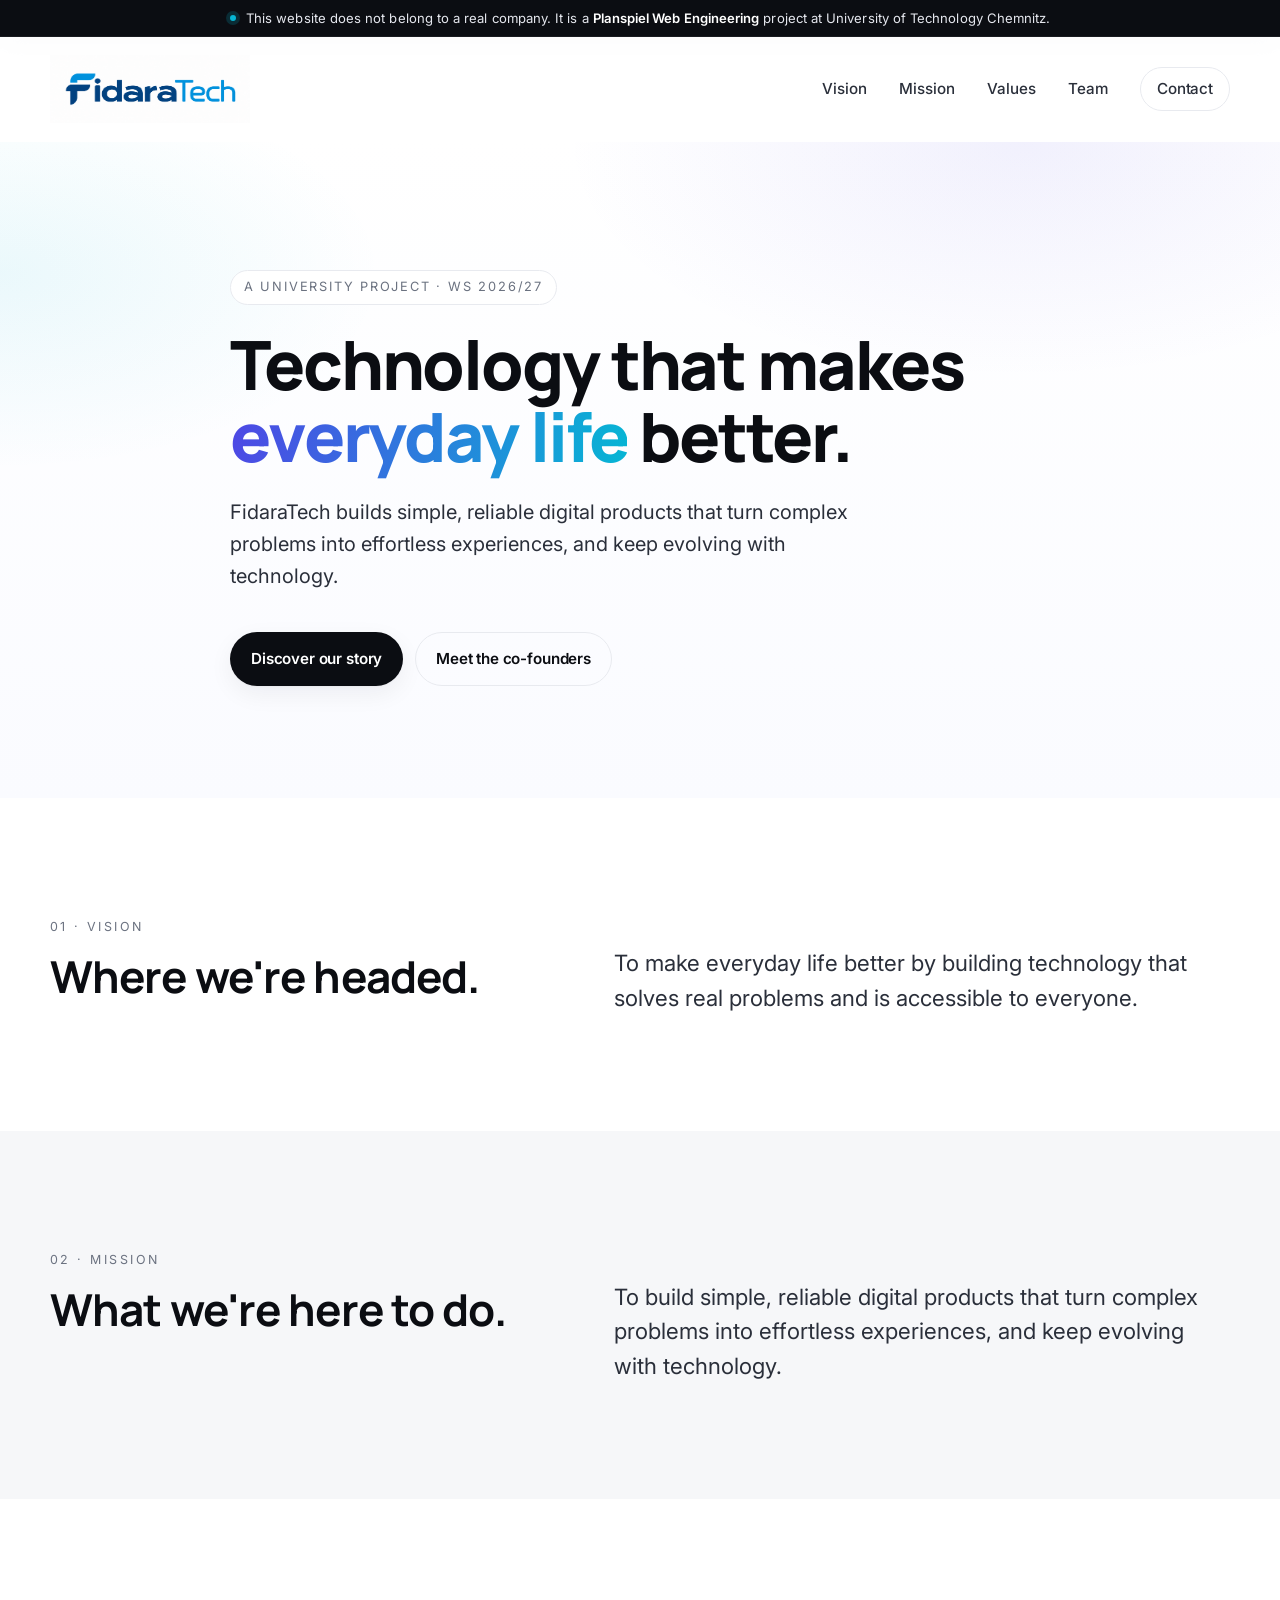
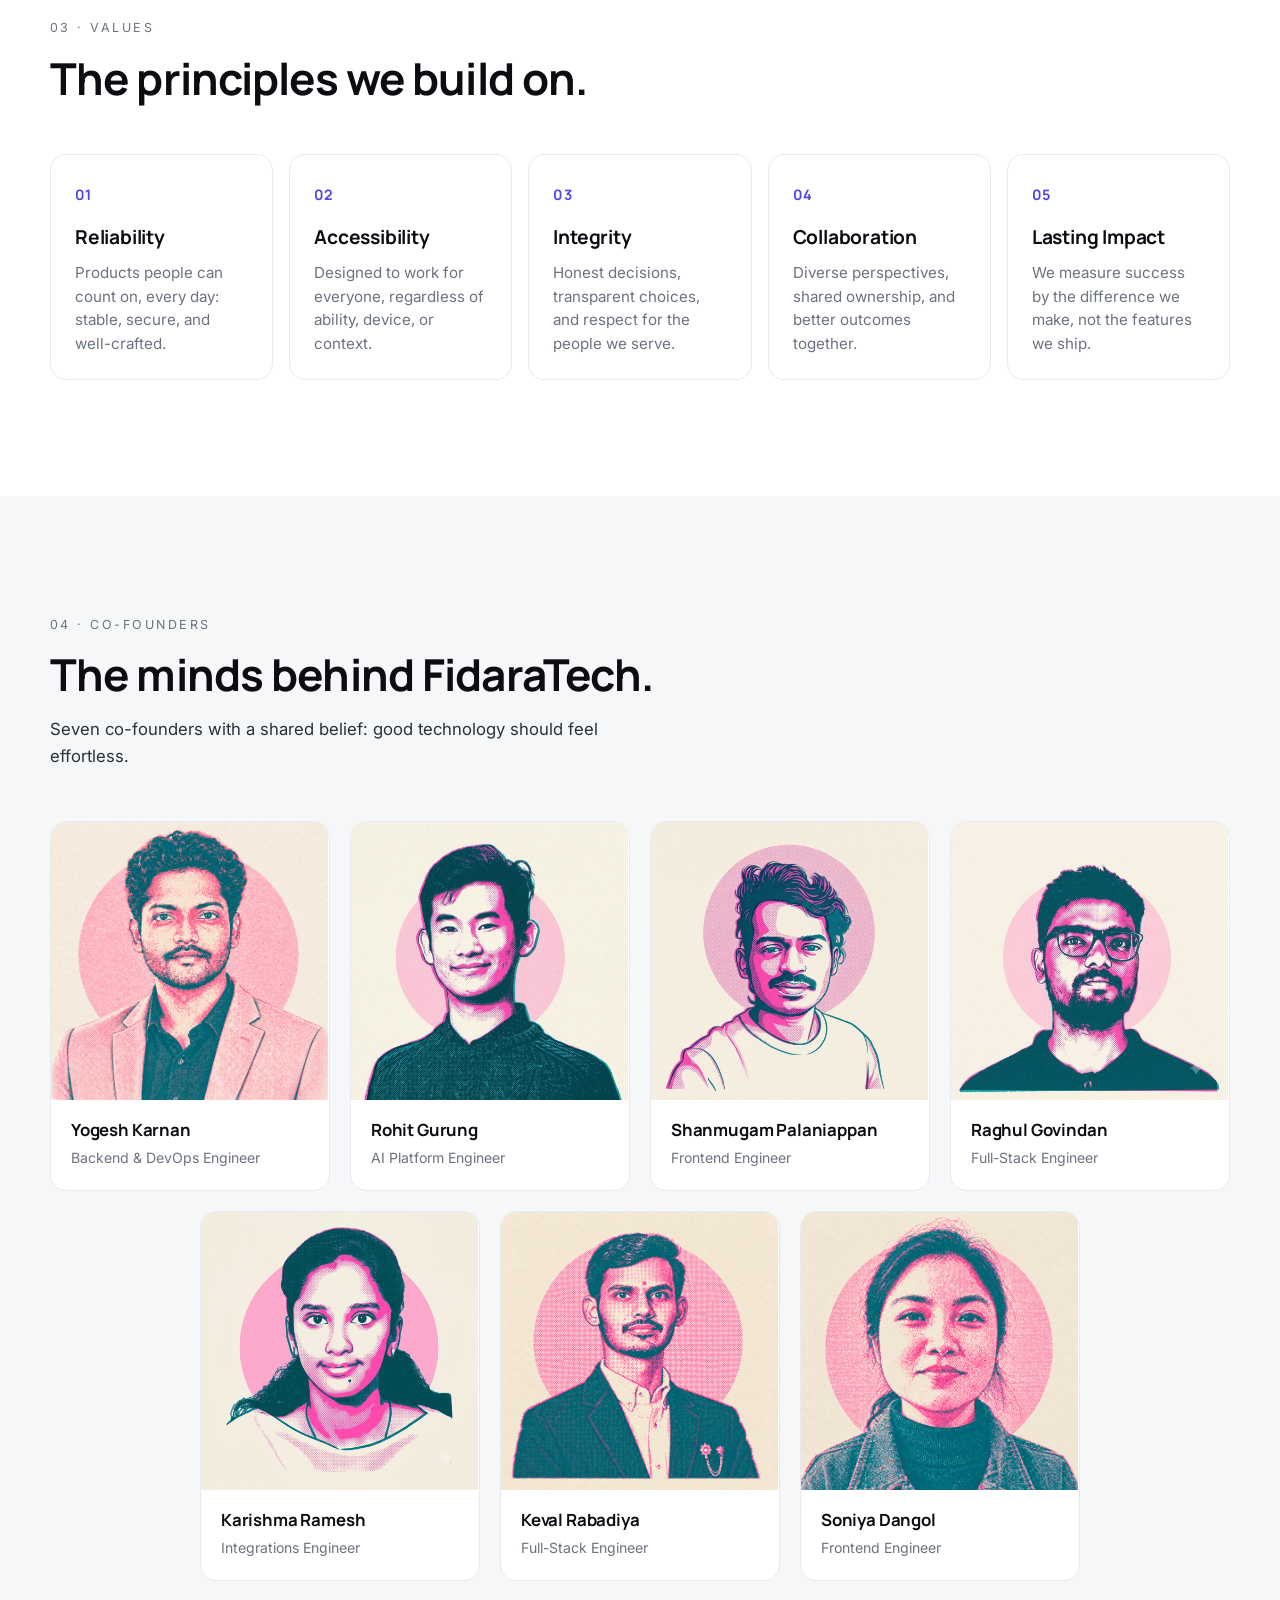
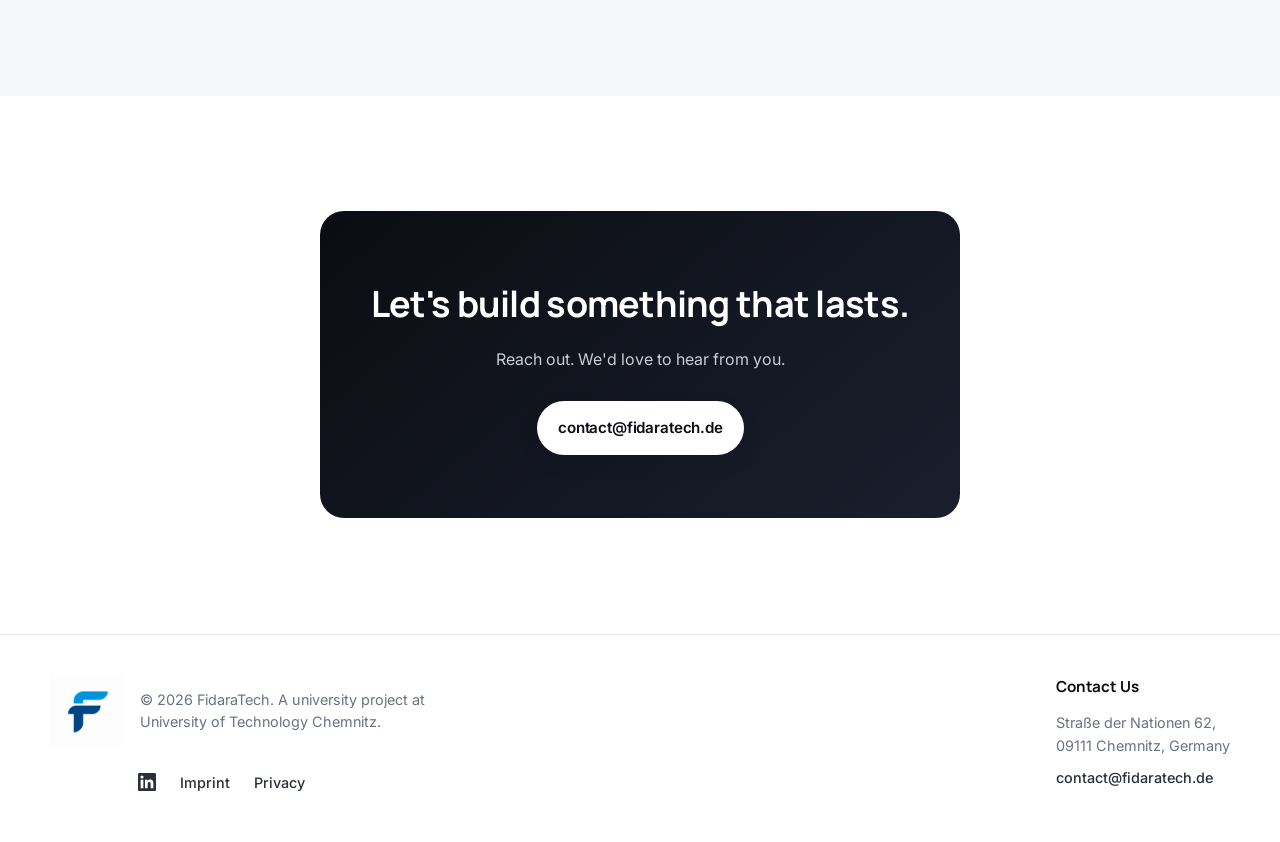
<file: index.html>
<!doctype html>
<html lang="en">
  <head>
    <meta charset="UTF-8" />
    <meta name="viewport" content="width=device-width, initial-scale=1.0" />
    <title>FidaraTech | Technology for everyday life</title>
    <meta
      name="description"
      content="FidaraTech builds simple, reliable digital products that turn complex problems into effortless experiences."
    />
    <link rel="icon" type="image/png" href="logo/favicon-circle.png" />

    <link rel="preconnect" href="https://fonts.googleapis.com" />
    <link rel="preconnect" href="https://fonts.gstatic.com" crossorigin />
    <link
      href="https://fonts.googleapis.com/css2?family=Inter:wght@400;500;600&family=Manrope:wght@500;700;800&display=swap"
      rel="stylesheet"
    />

    <link rel="stylesheet" href="https://unpkg.com/aos@2.3.4/dist/aos.css" />
    <link rel="stylesheet" href="css/style.css" />
  </head>
  <body>
    <div class="disclaimer" role="note">
      <div class="container disclaimer__inner">
        <span class="disclaimer__dot" aria-hidden="true"></span>
        <p>
          This website does not belong to a real company. It is a
          <strong>Planspiel Web Engineering</strong> project at University of
          Technology Chemnitz.
        </p>
      </div>
    </div>
    <header class="nav" id="nav">
      <div class="container nav__inner">
        <a href="#top" class="nav__brand" aria-label="FidaraTech home">
          <img
            src="logo/Group-2-FidaraTech-logo.png"
            alt="FidaraTech"
            class="nav__logo"
          />
        </a>
        <nav class="nav__links" id="navLinks">
          <a href="#vision">Vision</a>
          <a href="#mission">Mission</a>
          <a href="#values">Values</a>
          <a href="#team">Team</a>
          <a href="#contact" class="btn btn--ghost btn--sm">Contact</a>
        </nav>
        <button
          class="nav__toggle"
          id="navToggle"
          aria-label="Toggle menu"
          aria-expanded="false"
        >
          <span></span><span></span><span></span>
        </button>
      </div>
    </header>

    <main id="top">
      <!-- HERO -->
      <section class="hero">
        <div class="hero__bg" aria-hidden="true"></div>
        <div class="container hero__inner">
          <span class="hero__eyebrow" data-aos="fade-up"
            >A university project · WS 2026/27</span
          >
          <h1 class="hero__title" data-aos="fade-up" data-aos-delay="80">
            Technology that makes
            <span class="grad">everyday life</span> better.
          </h1>
          <p class="hero__lead" data-aos="fade-up" data-aos-delay="160">
            FidaraTech builds simple, reliable digital products that turn
            complex problems into effortless experiences, and keep evolving
            with technology.
          </p>
          <div class="hero__cta" data-aos="fade-up" data-aos-delay="240">
            <a href="#vision" class="btn btn--primary">Discover our story</a>
            <a href="#team" class="btn btn--ghost">Meet the co-founders</a>
          </div>
        </div>
      </section>

      <!-- VISION -->
      <section id="vision" class="section">
        <div class="container two-col">
          <div data-aos="fade-right">
            <span class="section__label">01 · Vision</span>
            <h2 class="section__title">Where we're headed.</h2>
          </div>
          <div class="section__body" data-aos="fade-left">
            <p class="lead">
              To make everyday life better by building technology that solves
              real problems and is accessible to everyone.
            </p>
          </div>
        </div>
      </section>

      <!-- MISSION -->
      <section id="mission" class="section section--alt">
        <div class="container two-col">
          <div data-aos="fade-right">
            <span class="section__label">02 · Mission</span>
            <h2 class="section__title">What we're here to do.</h2>
          </div>
          <div class="section__body" data-aos="fade-left">
            <p class="lead">
              To build simple, reliable digital products that turn complex
              problems into effortless experiences, and keep evolving with
              technology.
            </p>
          </div>
        </div>
      </section>

      <!-- VALUES -->
      <section id="values" class="section">
        <div class="container">
          <div class="section__head" data-aos="fade-up">
            <span class="section__label">03 · Values</span>
            <h2 class="section__title">The principles we build on.</h2>
          </div>
          <div class="values">
            <article class="value" data-aos="fade-up">
              <div class="value__num">01</div>
              <h3>Reliability</h3>
              <p>
                Products people can count on, every day: stable, secure, and
                well-crafted.
              </p>
            </article>
            <article class="value" data-aos="fade-up" data-aos-delay="80">
              <div class="value__num">02</div>
              <h3>Accessibility</h3>
              <p>
                Designed to work for everyone, regardless of ability, device, or
                context.
              </p>
            </article>
            <article class="value" data-aos="fade-up" data-aos-delay="160">
              <div class="value__num">03</div>
              <h3>Integrity</h3>
              <p>
                Honest decisions, transparent choices, and respect for the
                people we serve.
              </p>
            </article>
            <article class="value" data-aos="fade-up" data-aos-delay="240">
              <div class="value__num">04</div>
              <h3>Collaboration</h3>
              <p>
                Diverse perspectives, shared ownership, and better outcomes
                together.
              </p>
            </article>
            <article class="value" data-aos="fade-up" data-aos-delay="320">
              <div class="value__num">05</div>
              <h3>Lasting Impact</h3>
              <p>
                We measure success by the difference we make, not the features
                we ship.
              </p>
            </article>
          </div>
        </div>
      </section>

      <!-- TEAM -->
      <section id="team" class="section section--alt">
        <div class="container">
          <div class="section__head" data-aos="fade-up">
            <span class="section__label">04 · Co-Founders</span>
            <h2 class="section__title">The minds behind FidaraTech.</h2>
            <p class="section__sub">
              Seven co-founders with a shared belief: good technology should
              feel effortless.
            </p>
          </div>

          <div class="team">
            <figure class="member" data-aos="fade-up">
              <div class="member__photo">
                <img
                  src="team/yogesh.png"
                  alt="Yogesh Karnan"
                  loading="lazy"
                />
              </div>
              <figcaption>
                <h3>Yogesh Karnan</h3>
                <p>Backend &amp; DevOps Engineer</p>
              </figcaption>
            </figure>

            <figure class="member" data-aos="fade-up" data-aos-delay="60">
              <div class="member__photo">
                <img
                  src="team/rohit.jpeg"
                  alt="Rohit Gurung"
                  loading="lazy"
                />
              </div>
              <figcaption>
                <h3>Rohit Gurung</h3>
                <p>AI Platform Engineer</p>
              </figcaption>
            </figure>

            <figure class="member" data-aos="fade-up" data-aos-delay="120">
              <div class="member__photo">
                <img
                  src="team/shanmugam.jpeg"
                  alt="Shanmugam Palaniappan"
                  loading="lazy"
                />
              </div>
              <figcaption>
                <h3>Shanmugam Palaniappan</h3>
                <p>Frontend Engineer</p>
              </figcaption>
            </figure>

            <figure class="member" data-aos="fade-up" data-aos-delay="180">
              <div class="member__photo">
                <img
                  src="team/raghul.PNG"
                  alt="Raghul Govindan"
                  loading="lazy"
                />
              </div>
              <figcaption>
                <h3>Raghul Govindan</h3>
                <p>Full-Stack Engineer</p>
              </figcaption>
            </figure>

            <figure class="member" data-aos="fade-up" data-aos-delay="240">
              <div class="member__photo">
                <img
                  src="team/karishma.png"
                  alt="Karishma Ramesh"
                  loading="lazy"
                />
              </div>
              <figcaption>
                <h3>Karishma Ramesh</h3>
                <p>Integrations Engineer</p>
              </figcaption>
            </figure>

            <figure class="member" data-aos="fade-up" data-aos-delay="300">
              <div class="member__photo">
                <img
                  src="team/keval.png"
                  alt="Keval Rabadiya"
                  loading="lazy"
                />
              </div>
              <figcaption>
                <h3>Keval Rabadiya</h3>
                <p>Full-Stack Engineer</p>
              </figcaption>
            </figure>

            <figure class="member" data-aos="fade-up" data-aos-delay="360">
              <div class="member__photo">
                <img
                  src="team/sonia.png"
                  alt="Soniya Dangol"
                  loading="lazy"
                />
              </div>
              <figcaption>
                <h3>Soniya Dangol</h3>
                <p>Frontend Engineer</p>
              </figcaption>
            </figure>
          </div>
        </div>
      </section>

      <!-- CONTACT / CTA -->
      <section id="contact" class="section cta">
        <div class="container cta__inner" data-aos="fade-up">
          <h2>Let's build something that lasts.</h2>
          <p>Reach out. We'd love to hear from you.</p>
          <a href="mailto:contact@fidaratech.de" class="btn btn--primary"
            >contact@fidaratech.de</a
          >
        </div>
      </section>
    </main>

    <footer class="footer">
      <div class="container footer__inner">
        <div class="footer__main">
          <div class="footer__brand">
            <img src="logo/fidaratech-short-logo.png" alt="FidaraTech" />
            <p>
              © 2026 FidaraTech. A university project at University of
              Technology Chemnitz.
            </p>
          </div>

          <nav class="footer__links">
            <a
              href="https://www.linkedin.com/company/fidaratech"
              target="_blank"
              rel="noopener noreferrer"
              class="footer__social"
              aria-label="FidaraTech on LinkedIn"
            >
              <svg
                width="18"
                height="18"
                viewBox="0 0 24 24"
                fill="currentColor"
                aria-hidden="true"
              >
                <path
                  d="M20.45 20.45h-3.56v-5.57c0-1.33-.03-3.04-1.85-3.04-1.85 0-2.13 1.45-2.13 2.94v5.67H9.35V9h3.42v1.56h.05c.48-.9 1.64-1.85 3.37-1.85 3.6 0 4.27 2.37 4.27 5.45v6.29ZM5.34 7.43a2.07 2.07 0 1 1 0-4.14 2.07 2.07 0 0 1 0 4.14ZM7.12 20.45H3.56V9h3.56v11.45ZM22.22 0H1.77C.79 0 0 .77 0 1.72v20.56C0 23.23.79 24 1.77 24h20.45c.98 0 1.78-.77 1.78-1.72V1.72C24 .77 23.2 0 22.22 0Z"
                />
              </svg>
              <!-- <span>LinkedIn</span> -->
            </a>
            <a href="imprint.html">Imprint</a>
            <a href="privacy.html">Privacy</a>
          </nav>
        </div>

        <div class="footer__contact">
          <h3>Contact Us</h3>
          <address>
            Straße der Nationen 62,<br />
            09111 Chemnitz, Germany
          </address>
          <a href="mailto:contact@fidaratech.de">contact@fidaratech.de</a>
        </div>
      </div>
    </footer>

    <script src="https://unpkg.com/aos@2.3.4/dist/aos.js"></script>
    <script src="js/main.js"></script>
  </body>
</html>
</file>
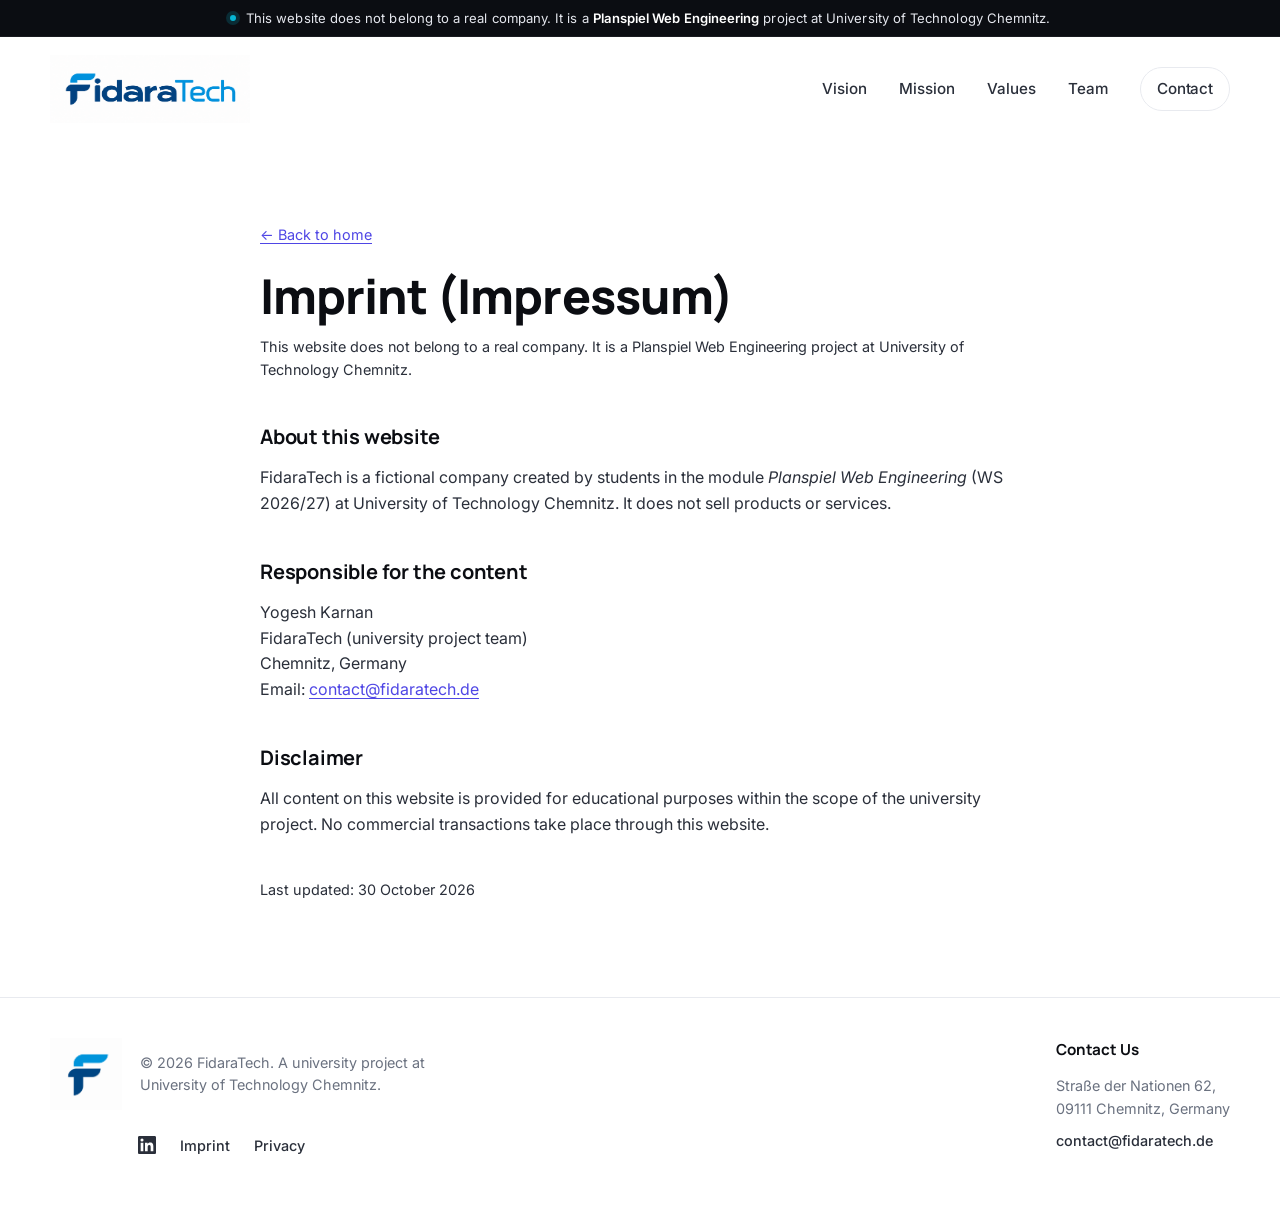
<file: imprint.html>
<!doctype html>
<html lang="en">
  <head>
    <meta charset="UTF-8" />
    <meta name="viewport" content="width=device-width, initial-scale=1.0" />
    <title>Imprint | FidaraTech</title>
    <meta
      name="description"
      content="Legal imprint for the FidaraTech university project."
    />
    <link rel="icon" type="image/png" href="logo/favicon-circle.png" />

    <link rel="preconnect" href="https://fonts.googleapis.com" />
    <link rel="preconnect" href="https://fonts.gstatic.com" crossorigin />
    <link
      href="https://fonts.googleapis.com/css2?family=Inter:wght@400;500;600&family=Manrope:wght@500;700;800&display=swap"
      rel="stylesheet"
    />
    <link rel="stylesheet" href="css/style.css" />
  </head>
  <body>
    <div class="disclaimer" role="note">
      <div class="container disclaimer__inner">
        <span class="disclaimer__dot" aria-hidden="true"></span>
        <p>
          This website does not belong to a real company. It is a
          <strong>Planspiel Web Engineering</strong> project at University of
          Technology Chemnitz.
        </p>
      </div>
    </div>
    <header class="nav" id="nav">
      <div class="container nav__inner">
        <a href="index.html" class="nav__brand" aria-label="FidaraTech home">
          <img
            src="logo/Group-2-FidaraTech-logo.png"
            alt="FidaraTech"
            class="nav__logo"
          />
        </a>
        <nav class="nav__links" id="navLinks">
          <a href="index.html#vision">Vision</a>
          <a href="index.html#mission">Mission</a>
          <a href="index.html#values">Values</a>
          <a href="index.html#team">Team</a>
          <a href="index.html#contact" class="btn btn--ghost btn--sm"
            >Contact</a
          >
        </nav>
        <button
          class="nav__toggle"
          id="navToggle"
          aria-label="Toggle menu"
          aria-expanded="false"
        >
          <span></span><span></span><span></span>
        </button>
      </div>
    </header>

    <main class="legal">
      <div class="container legal__inner">
        <a href="index.html" class="legal__back">← Back to home</a>
        <h1>Imprint (Impressum)</h1>
        <p class="legal__meta">
          This website does not belong to a real company. It is a Planspiel Web
          Engineering project at University of Technology Chemnitz.
        </p>

        <h2>About this website</h2>
        <p>
          FidaraTech is a fictional company created by students in the module
          <em>Planspiel Web Engineering</em> (WS 2026/27) at University of
          Technology Chemnitz. It does not sell products or services.
        </p>

        <h2>Responsible for the content</h2>
        <p>
          Yogesh Karnan<br />
          FidaraTech (university project team)<br />
          Chemnitz, Germany<br />
          Email:
          <a href="mailto:contact@fidaratech.de">contact@fidaratech.de</a>
        </p>

        <h2>Disclaimer</h2>
        <p>
          All content on this website is provided for educational purposes
          within the scope of the university project. No commercial transactions
          take place through this website.
        </p>

        <p class="legal__meta" style="margin-top: 2.5rem">
          Last updated: 30 October 2026
        </p>
      </div>
    </main>

    <footer class="footer">
      <div class="container footer__inner">
        <div class="footer__main">
          <div class="footer__brand">
            <img src="logo/fidaratech-short-logo.png" alt="FidaraTech" />
            <p>
              © 2026 FidaraTech. A university project at University of
              Technology Chemnitz.
            </p>
          </div>

          <nav class="footer__links">
            <a
              href="https://www.linkedin.com/in/fidaratech/"
              target="_blank"
              rel="noopener noreferrer"
              class="footer__social"
              aria-label="FidaraTech on LinkedIn"
            >
              <svg
                width="18"
                height="18"
                viewBox="0 0 24 24"
                fill="currentColor"
                aria-hidden="true"
              >
                <path
                  d="M20.45 20.45h-3.56v-5.57c0-1.33-.03-3.04-1.85-3.04-1.85 0-2.13 1.45-2.13 2.94v5.67H9.35V9h3.42v1.56h.05c.48-.9 1.64-1.85 3.37-1.85 3.6 0 4.27 2.37 4.27 5.45v6.29ZM5.34 7.43a2.07 2.07 0 1 1 0-4.14 2.07 2.07 0 0 1 0 4.14ZM7.12 20.45H3.56V9h3.56v11.45ZM22.22 0H1.77C.79 0 0 .77 0 1.72v20.56C0 23.23.79 24 1.77 24h20.45c.98 0 1.78-.77 1.78-1.72V1.72C24 .77 23.2 0 22.22 0Z"
                />
              </svg>
              <!-- <span>LinkedIn</span> -->
            </a>
            <a href="imprint.html">Imprint</a>
            <a href="privacy.html">Privacy</a>
          </nav>
        </div>

        <div class="footer__contact">
          <h3>Contact Us</h3>
          <address>
            Straße der Nationen 62,<br />
            09111 Chemnitz, Germany
          </address>
          <a href="mailto:contact@fidaratech.de">contact@fidaratech.de</a>
        </div>
      </div>
    </footer>

    <script src="js/main.js"></script>
  </body>
</html>
</file>
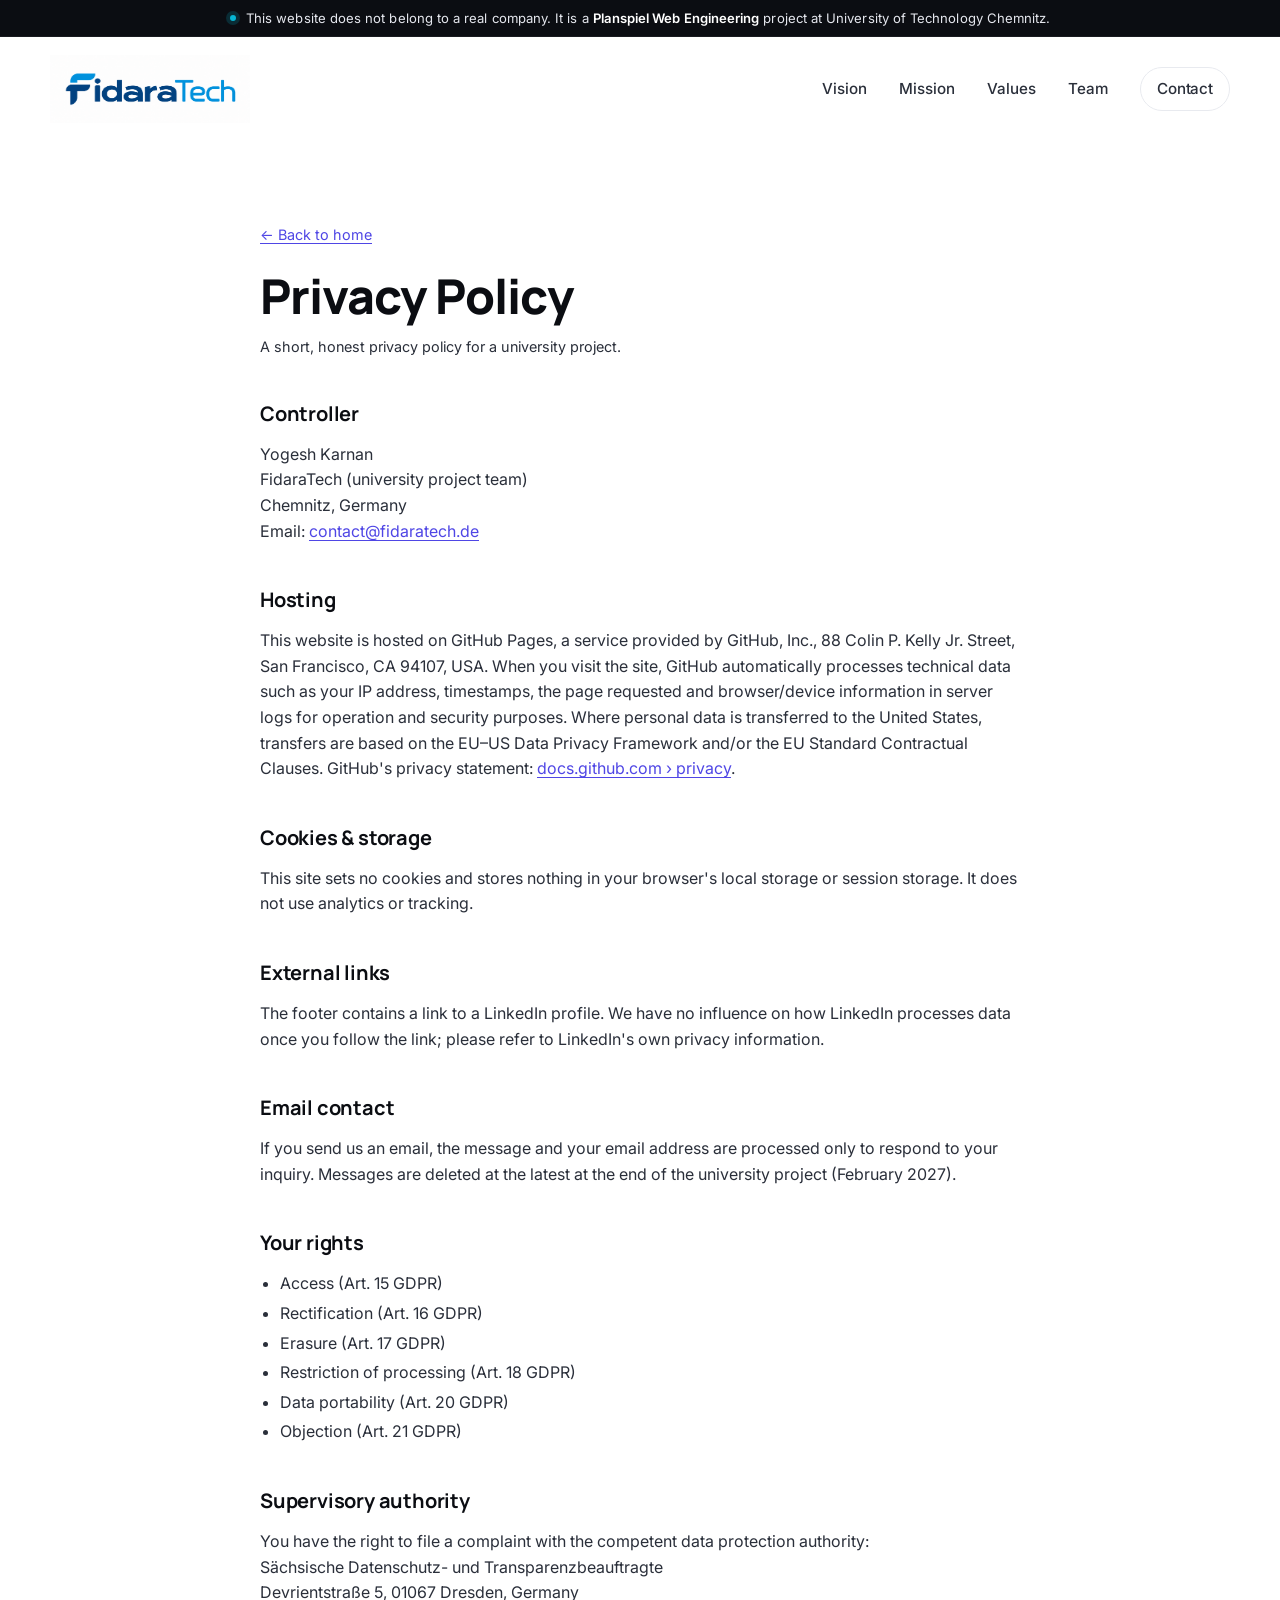
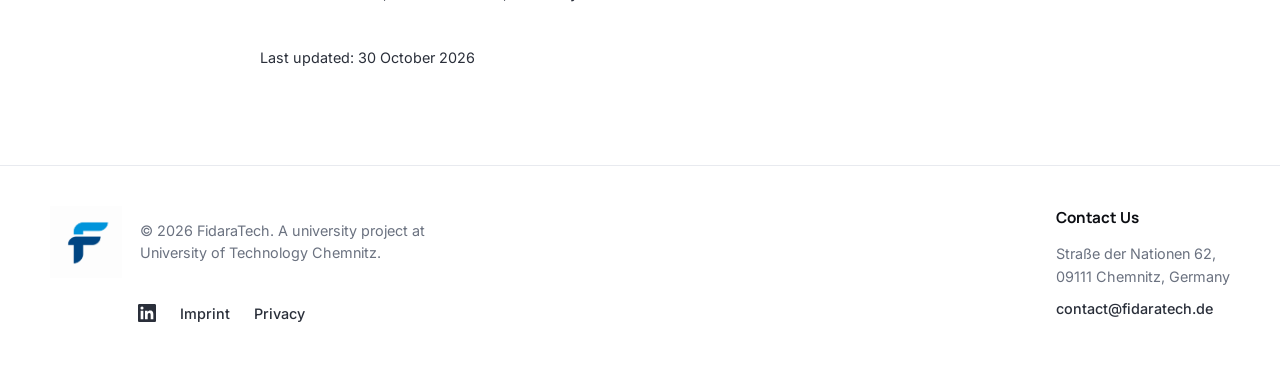
<file: privacy.html>
<!doctype html>
<html lang="en">
  <head>
    <meta charset="UTF-8" />
    <meta name="viewport" content="width=device-width, initial-scale=1.0" />
    <title>Privacy Policy | FidaraTech</title>
    <meta
      name="description"
      content="Privacy policy for the FidaraTech university project."
    />
    <link rel="icon" type="image/png" href="logo/favicon-circle.png" />

    <link rel="preconnect" href="https://fonts.googleapis.com" />
    <link rel="preconnect" href="https://fonts.gstatic.com" crossorigin />
    <link
      href="https://fonts.googleapis.com/css2?family=Inter:wght@400;500;600&family=Manrope:wght@500;700;800&display=swap"
      rel="stylesheet"
    />
    <link rel="stylesheet" href="css/style.css" />
  </head>
  <body>
    <div class="disclaimer" role="note">
      <div class="container disclaimer__inner">
        <span class="disclaimer__dot" aria-hidden="true"></span>
        <p>
          This website does not belong to a real company. It is a
          <strong>Planspiel Web Engineering</strong> project at University of
          Technology Chemnitz.
        </p>
      </div>
    </div>
    <header class="nav" id="nav">
      <div class="container nav__inner">
        <a href="index.html" class="nav__brand" aria-label="FidaraTech home">
          <img
            src="logo/Group-2-FidaraTech-logo.png"
            alt="FidaraTech"
            class="nav__logo"
          />
        </a>
        <nav class="nav__links" id="navLinks">
          <a href="index.html#vision">Vision</a>
          <a href="index.html#mission">Mission</a>
          <a href="index.html#values">Values</a>
          <a href="index.html#team">Team</a>
          <a href="index.html#contact" class="btn btn--ghost btn--sm"
            >Contact</a
          >
        </nav>
        <button
          class="nav__toggle"
          id="navToggle"
          aria-label="Toggle menu"
          aria-expanded="false"
        >
          <span></span><span></span><span></span>
        </button>
      </div>
    </header>

    <main class="legal">
      <div class="container legal__inner">
        <a href="index.html" class="legal__back">← Back to home</a>
        <h1>Privacy Policy</h1>
        <p class="legal__meta">
          A short, honest privacy policy for a university project.
        </p>

        <h2>Controller</h2>
        <p>
          Yogesh Karnan<br />
          FidaraTech (university project team)<br />
          Chemnitz, Germany<br />
          Email:
          <a href="mailto:contact@fidaratech.de">contact@fidaratech.de</a>
        </p>

        <h2>Hosting</h2>
        <p>
          This website is hosted on GitHub Pages, a service provided by
          GitHub, Inc., 88 Colin P. Kelly Jr. Street, San Francisco, CA
          94107, USA. When you visit the site, GitHub automatically processes
          technical data such as your IP address, timestamps, the page
          requested and browser/device information in server logs for
          operation and security purposes. Where personal data is transferred
          to the United States, transfers are based on the EU–US Data Privacy
          Framework and/or the EU Standard Contractual Clauses. GitHub's
          privacy statement:
          <a
            href="https://docs.github.com/en/site-policy/privacy-policies/github-general-privacy-statement"
            target="_blank"
            rel="noopener noreferrer"
            >docs.github.com &rsaquo; privacy</a
          >.
        </p>

        <h2>Cookies &amp; storage</h2>
        <p>
          This site sets no cookies and stores nothing in your browser's local
          storage or session storage. It does not use analytics or tracking.
        </p>

        <h2>External links</h2>
        <p>
          The footer contains a link to a LinkedIn profile. We have no
          influence on how LinkedIn processes data once you follow the link;
          please refer to LinkedIn's own privacy information.
        </p>

        <h2>Email contact</h2>
        <p>
          If you send us an email, the message and your email address are
          processed only to respond to your inquiry. Messages are deleted at the
          latest at the end of the university project (February 2027).
        </p>

        <h2>Your rights</h2>
        <ul>
          <li>Access (Art. 15 GDPR)</li>
          <li>Rectification (Art. 16 GDPR)</li>
          <li>Erasure (Art. 17 GDPR)</li>
          <li>Restriction of processing (Art. 18 GDPR)</li>
          <li>Data portability (Art. 20 GDPR)</li>
          <li>Objection (Art. 21 GDPR)</li>
        </ul>

        <h2>Supervisory authority</h2>
        <p>
          You have the right to file a complaint with the competent data
          protection authority:<br />
          Sächsische Datenschutz- und Transparenzbeauftragte<br />
          Devrientstraße 5, 01067 Dresden, Germany
        </p>

        <p class="legal__meta" style="margin-top: 2.5rem">
          Last updated: 30 October 2026
        </p>
      </div>
    </main>

    <footer class="footer">
      <div class="container footer__inner">
        <div class="footer__main">
          <div class="footer__brand">
            <img src="logo/fidaratech-short-logo.png" alt="FidaraTech" />
            <p>
              © 2026 FidaraTech. A university project at University of
              Technology Chemnitz.
            </p>
          </div>

          <nav class="footer__links">
            <a
              href="https://www.linkedin.com/in/fidaratech/"
              target="_blank"
              rel="noopener noreferrer"
              class="footer__social"
              aria-label="FidaraTech on LinkedIn"
            >
              <svg
                width="18"
                height="18"
                viewBox="0 0 24 24"
                fill="currentColor"
                aria-hidden="true"
              >
                <path
                  d="M20.45 20.45h-3.56v-5.57c0-1.33-.03-3.04-1.85-3.04-1.85 0-2.13 1.45-2.13 2.94v5.67H9.35V9h3.42v1.56h.05c.48-.9 1.64-1.85 3.37-1.85 3.6 0 4.27 2.37 4.27 5.45v6.29ZM5.34 7.43a2.07 2.07 0 1 1 0-4.14 2.07 2.07 0 0 1 0 4.14ZM7.12 20.45H3.56V9h3.56v11.45ZM22.22 0H1.77C.79 0 0 .77 0 1.72v20.56C0 23.23.79 24 1.77 24h20.45c.98 0 1.78-.77 1.78-1.72V1.72C24 .77 23.2 0 22.22 0Z"
                />
              </svg>
              <!-- <span>LinkedIn</span> -->
            </a>
            <a href="imprint.html">Imprint</a>
            <a href="privacy.html">Privacy</a>
          </nav>
        </div>

        <div class="footer__contact">
          <h3>Contact Us</h3>
          <address>
            Straße der Nationen 62,<br />
            09111 Chemnitz, Germany
          </address>
          <a href="mailto:contact@fidaratech.de">contact@fidaratech.de</a>
        </div>
      </div>
    </footer>

    <script src="js/main.js"></script>
  </body>
</html>
</file>
<file: css/style.css>
/* ---------- Reset ---------- */
*,*::before,*::after { box-sizing: border-box; }
html { scroll-behavior: smooth; -webkit-text-size-adjust: 100%; }
body { margin: 0; }
img { max-width: 100%; display: block; }
a { color: inherit; text-decoration: none; }
button { font: inherit; cursor: pointer; border: 0; background: none; color: inherit; }
h1,h2,h3,h4,p { margin: 0; }

/* ---------- Design tokens ---------- */
:root {
  --bg: #ffffff;
  --bg-soft: #f6f7f9;
  --surface: #ffffff;
  --ink: #0b0d12;
  --ink-2: #2a2f3a;
  --muted: #6b7280;
  --line: #e8eaef;
  --brand: #0f172a;
  --accent: #4f46e5;
  --accent-2: #06b6d4;
  --radius: 16px;
  --radius-sm: 10px;
  --shadow: 0 1px 2px rgba(16,24,40,.04), 0 8px 24px rgba(16,24,40,.06);
  --shadow-lg: 0 10px 40px rgba(16,24,40,.10);
  --maxw: 1180px;
  --space: clamp(1rem, 2vw, 1.5rem);
  --section-y: clamp(4rem, 9vw, 7.5rem);
  --font-sans: "Inter", ui-sans-serif, system-ui, -apple-system, Segoe UI, Roboto, "Helvetica Neue", Arial, sans-serif;
  --font-display: "Manrope", var(--font-sans);
}

body {
  font-family: var(--font-sans);
  color: var(--ink);
  background: var(--bg);
  line-height: 1.6;
  font-size: 16px;
  -webkit-font-smoothing: antialiased;
}

.container {
  width: min(100% - 2.5rem, var(--maxw));
  margin-inline: auto;
}

/* ---------- Disclaimer bar ---------- */
.disclaimer {
  background: var(--ink);
  color: #e6e8ef;
  font-size: .82rem;
  letter-spacing: .005em;
  border-bottom: 1px solid rgba(255,255,255,.06);
}
.disclaimer__inner {
  display: flex;
  align-items: center;
  justify-content: center;
  gap: .65rem;
  padding: .55rem 0;
  text-align: center;
}
.disclaimer p { margin: 0; line-height: 1.4; }
.disclaimer strong { color: #fff; font-weight: 600; }
.disclaimer__dot {
  display: inline-block;
  width: 6px;
  height: 6px;
  border-radius: 50%;
  background: var(--accent-2);
  box-shadow: 0 0 0 4px rgba(6,182,212,.18);
  flex-shrink: 0;
}
@media (max-width: 560px) {
  .disclaimer__inner { padding: .55rem 0; text-align: left; justify-content: flex-start; }
  .disclaimer { font-size: .78rem; }
}

/* ---------- Nav ---------- */
.nav {
  position: sticky;
  top: 0;
  z-index: 50;
  background: rgba(255,255,255,0.75);
  backdrop-filter: saturate(180%) blur(12px);
  -webkit-backdrop-filter: saturate(180%) blur(12px);
  border-bottom: 1px solid transparent;
  transition: border-color .25s ease, background .25s ease;
}
.nav.is-scrolled {
  border-bottom-color: var(--line);
  background: rgba(255,255,255,0.9);
}
.nav__inner {
  display: flex;
  align-items: center;
  justify-content: space-between;
  min-height: 104px;
}
.nav__brand { display: inline-flex; align-items: center; }
.nav__logo { height: 68px; width: auto; }
.nav__links {
  display: flex;
  align-items: center;
  gap: 2rem;
}
.nav__links a {
  font-size: .95rem;
  color: var(--ink-2);
  font-weight: 500;
  transition: color .2s ease;
}
.nav__links a:hover { color: var(--ink); }
.nav__toggle {
  display: none;
  width: 42px;
  height: 42px;
  flex-direction: column;
  justify-content: center;
  align-items: center;
  gap: 5px;
}
.nav__toggle span {
  display: block;
  width: 22px;
  height: 2px;
  background: var(--ink);
  border-radius: 2px;
  transition: transform .25s ease, opacity .25s ease;
}
.nav.is-open .nav__toggle span:nth-child(1) { transform: translateY(7px) rotate(45deg); }
.nav.is-open .nav__toggle span:nth-child(2) { opacity: 0; }
.nav.is-open .nav__toggle span:nth-child(3) { transform: translateY(-7px) rotate(-45deg); }

/* ---------- Buttons ---------- */
.btn {
  display: inline-flex;
  align-items: center;
  justify-content: center;
  gap: .5rem;
  padding: .85rem 1.25rem;
  border-radius: 999px;
  font-weight: 600;
  font-size: .95rem;
  letter-spacing: -.01em;
  transition: transform .18s ease, box-shadow .25s ease, background .25s ease, color .25s ease, border-color .25s ease;
  border: 1px solid transparent;
  will-change: transform;
}
.btn:hover { transform: translateY(-1px); }
.btn--sm { padding: .55rem 1rem; font-size: .9rem; }
.btn--primary {
  background: var(--ink);
  color: #fff;
  box-shadow: var(--shadow);
}
.btn--primary:hover { background: #000; box-shadow: var(--shadow-lg); }
.btn--ghost {
  background: transparent;
  color: var(--ink);
  border-color: var(--line);
}
.btn--ghost:hover { border-color: var(--ink); }

/* ---------- Hero ---------- */
.hero {
  position: relative;
  padding: clamp(4rem, 10vw, 8rem) 0 clamp(4rem, 9vw, 7rem);
  overflow: hidden;
  isolation: isolate;
}
.hero__bg {
  position: absolute;
  inset: 0;
  z-index: -1;
  background:
    radial-gradient(60% 60% at 80% 0%, rgba(79,70,229,.08), transparent 60%),
    radial-gradient(50% 50% at 0% 20%, rgba(6,182,212,.08), transparent 60%),
    linear-gradient(180deg, #fff 0%, #fafbff 100%);
}
.hero__inner { max-width: 820px; }
.hero__eyebrow {
  display: inline-block;
  font-size: .8rem;
  letter-spacing: .14em;
  text-transform: uppercase;
  color: var(--muted);
  padding: .4rem .8rem;
  border: 1px solid var(--line);
  border-radius: 999px;
  background: #fff;
  margin-bottom: 1.5rem;
}
.hero__title {
  font-family: var(--font-display);
  font-weight: 800;
  font-size: clamp(2.2rem, 5.6vw, 4.25rem);
  line-height: 1.05;
  letter-spacing: -0.03em;
  color: var(--ink);
}
.grad {
  background: linear-gradient(100deg, var(--accent) 0%, var(--accent-2) 100%);
  -webkit-background-clip: text;
  background-clip: text;
  color: transparent;
}
.hero__lead {
  margin-top: 1.5rem;
  font-size: clamp(1.05rem, 1.6vw, 1.25rem);
  color: var(--ink-2);
  max-width: 640px;
}
.hero__cta {
  margin-top: 2.5rem;
  display: flex;
  gap: .75rem;
  flex-wrap: wrap;
}

/* ---------- Sections ---------- */
.section { padding: var(--section-y) 0; }
.section--alt { background: var(--bg-soft); }

.section__label {
  font-size: .78rem;
  text-transform: uppercase;
  letter-spacing: .2em;
  color: var(--muted);
  display: inline-block;
  margin-bottom: .9rem;
}
.section__title {
  font-family: var(--font-display);
  font-weight: 700;
  font-size: clamp(1.75rem, 3.6vw, 2.75rem);
  line-height: 1.15;
  letter-spacing: -0.02em;
  color: var(--ink);
}
.section__sub {
  margin-top: 1rem;
  color: var(--ink-2);
  max-width: 56ch;
  font-size: 1.05rem;
}
.section__head { max-width: 720px; margin-bottom: clamp(2rem, 4vw, 3.25rem); }
.section__body .lead {
  font-size: clamp(1.1rem, 1.8vw, 1.4rem);
  color: var(--ink-2);
  line-height: 1.55;
  max-width: 55ch;
}

.two-col {
  display: grid;
  grid-template-columns: 1fr;
  gap: clamp(1.5rem, 4vw, 4rem);
  align-items: start;
}
@media (min-width: 820px) {
  .two-col {
    grid-template-columns: 1fr 1.2fr;
    align-items: start;
  }
  /* Push the right-column paragraph down so its top aligns with the heading,
     not with the small label above it. */
  .two-col .section__body { padding-top: 2.1rem; }
}

/* ---------- Values ---------- */
.values {
  display: grid;
  grid-template-columns: repeat(auto-fit, minmax(220px, 1fr));
  gap: 1rem;
}
.value {
  background: var(--surface);
  border: 1px solid var(--line);
  border-radius: var(--radius);
  padding: 1.75rem 1.5rem 1.5rem;
  transition: transform .25s ease, box-shadow .25s ease, border-color .25s ease;
}
.value:hover {
  transform: translateY(-4px);
  box-shadow: var(--shadow-lg);
  border-color: #d8dbe3;
}
.value__num {
  font-family: var(--font-display);
  font-weight: 700;
  color: var(--accent);
  font-size: .9rem;
  letter-spacing: .08em;
  margin-bottom: 1rem;
}
.value h3 {
  font-family: var(--font-display);
  font-size: 1.2rem;
  font-weight: 700;
  color: var(--ink);
  margin-bottom: .5rem;
  letter-spacing: -0.01em;
}
.value p { color: var(--muted); font-size: .95rem; line-height: 1.55; }

/* ---------- Team ---------- */
.team {
  display: grid;
  grid-template-columns: repeat(auto-fit, minmax(220px, 1fr));
  gap: 1.25rem;
}
/* Desktop: force 4 + 3 layout with the second row centered */
@media (min-width: 980px) {
  .team {
    grid-template-columns: repeat(8, 1fr);
  }
  .team > .member {
    grid-column: span 2;
  }
  .team > .member:nth-child(5) {
    grid-column: 2 / span 2;
  }
}
.member {
  margin: 0;
  background: var(--surface);
  border: 1px solid var(--line);
  border-radius: var(--radius);
  overflow: hidden;
  transition: transform .3s ease, box-shadow .3s ease;
}
.member:hover {
  transform: translateY(-6px);
  box-shadow: var(--shadow-lg);
}
.member__photo {
  aspect-ratio: 1 / 1;
  overflow: hidden;
  position: relative;
}
.member__photo img {
  position: absolute;
  inset: -1px;
  width: calc(100% + 2px);
  height: calc(100% + 2px);
  object-fit: cover;
  transition: transform .5s ease;
}
.member:hover .member__photo img { transform: scale(1.04); }
.member figcaption { padding: 1.1rem 1.25rem 1.3rem; }
.member h3 {
  font-family: var(--font-display);
  font-size: 1.05rem;
  font-weight: 700;
  letter-spacing: -.01em;
  color: var(--ink);
}
.member p {
  color: var(--muted);
  font-size: .88rem;
  margin-top: .15rem;
}

/* ---------- CTA ---------- */
.cta__inner {
  text-align: center;
  max-width: 640px;
  margin-inline: auto;
  padding: clamp(2.5rem, 6vw, 4rem) 1.5rem;
  background: linear-gradient(140deg, #0b0d12 0%, #1a1f2e 100%);
  color: #fff;
  border-radius: calc(var(--radius) * 1.5);
}
.cta__inner h2 {
  font-family: var(--font-display);
  font-weight: 700;
  font-size: clamp(1.5rem, 3vw, 2.25rem);
  letter-spacing: -.02em;
}
.cta__inner p { margin: .9rem 0 1.75rem; color: #c9cdd6; }
.cta__inner .btn--primary {
  background: #fff;
  color: var(--ink);
}
.cta__inner .btn--primary:hover { background: #f1f1f1; }

/* ---------- Footer ---------- */
.footer {
  padding: 2.5rem 0 3rem;
  border-top: 1px solid var(--line);
  background: #fff;
}
.footer__inner {
  display: grid;
  grid-template-columns: 1fr auto;
  align-items: start;
  gap: 2.5rem;
}
.footer__main {
  display: flex;
  flex-direction: column;
  gap: 1.5rem;
  align-items: stretch;
}
.footer__brand {
  display: flex;
  flex-direction: row;
  align-items: center;
  gap: 1.1rem;
  color: var(--muted);
  font-size: .9rem;
  line-height: 1.5;
}
.footer__brand img {
  height: 72px;
  width: 72px;
  flex-shrink: 0;
}
.footer__brand p { max-width: 32ch; margin: 0; }

.footer__contact h3 {
  font-family: var(--font-display);
  font-size: .95rem;
  font-weight: 700;
  color: var(--ink);
  letter-spacing: -.01em;
  margin-bottom: .75rem;
}
.footer__contact address {
  font-style: normal;
  color: var(--muted);
  font-size: .9rem;
  line-height: 1.6;
  margin-bottom: .5rem;
}
.footer__contact a {
  color: var(--ink-2);
  font-size: .9rem;
  font-weight: 500;
  transition: color .2s ease;
}
.footer__contact a:hover { color: var(--accent); }

.footer__links {
  display: flex;
  flex-direction: row;
  flex-wrap: wrap;
  align-items: center;
  margin-left: 5.5rem;
  gap: 1.5rem;
}

@media (max-width: 820px) {
  .footer__inner {
    grid-template-columns: 1fr;
    gap: 2rem;
  }
  .footer__links { justify-content: flex-start; }
}
.footer__links a {
  color: var(--ink-2);
  font-size: .9rem;
  font-weight: 500;
  transition: color .2s ease;
}
.footer__links a:hover { color: var(--accent); }
.footer__social {
  display: inline-flex;
  align-items: center;
  gap: .4rem;
}
.footer__social svg { display: block; }

/* ---------- Legal pages ---------- */
.legal {
  padding: clamp(3rem, 7vw, 5rem) 0 clamp(4rem, 8vw, 6rem);
}
.legal__inner { max-width: 760px; margin-inline: auto; }
.legal h1 {
  font-family: var(--font-display);
  font-weight: 800;
  font-size: clamp(2rem, 4.5vw, 3rem);
  letter-spacing: -.02em;
  line-height: 1.1;
}
.legal h2 {
  font-family: var(--font-display);
  font-weight: 700;
  font-size: 1.25rem;
  margin-top: 2.5rem;
  margin-bottom: .5rem;
  letter-spacing: -.01em;
}
.legal p { color: var(--ink-2); margin-top: .75rem; }
.legal ul {
  margin: .75rem 0 0;
  padding-left: 1.25rem;
  color: var(--ink-2);
}
.legal li { margin: .25rem 0; }
.legal a { color: var(--accent); text-decoration: underline; text-underline-offset: 3px; }
.legal__meta {
  margin-top: 1rem;
  color: var(--muted);
  font-size: .9rem;
}
.legal__back {
  display: inline-flex;
  align-items: center;
  gap: .4rem;
  color: var(--muted);
  font-size: .9rem;
  margin-bottom: 1.5rem;
}
.legal__back:hover { color: var(--ink); }

/* ---------- Mobile nav ---------- */
@media (max-width: 820px) {
  .nav__toggle { display: inline-flex; }
  .nav__links {
    position: absolute;
    inset: 104px 0 auto 0;
    flex-direction: column;
    align-items: stretch;
    gap: 0;
    background: #fff;
    padding: .5rem 1.25rem 1.25rem;
    border-bottom: 1px solid var(--line);
    transform: translateY(-110%);
    opacity: 0;
    pointer-events: none;
    transition: transform .3s ease, opacity .25s ease;
  }
  .nav__links a {
    padding: .9rem 0;
    border-bottom: 1px solid var(--line);
  }
  .nav__links a:last-child { border-bottom: none; margin-top: .5rem; }
  .nav.is-open .nav__links {
    transform: translateY(0);
    opacity: 1;
    pointer-events: auto;
  }
}

/* ---------- Reduced motion ---------- */
@media (prefers-reduced-motion: reduce) {
  * { animation: none !important; transition: none !important; scroll-behavior: auto !important; }
}
</file>
